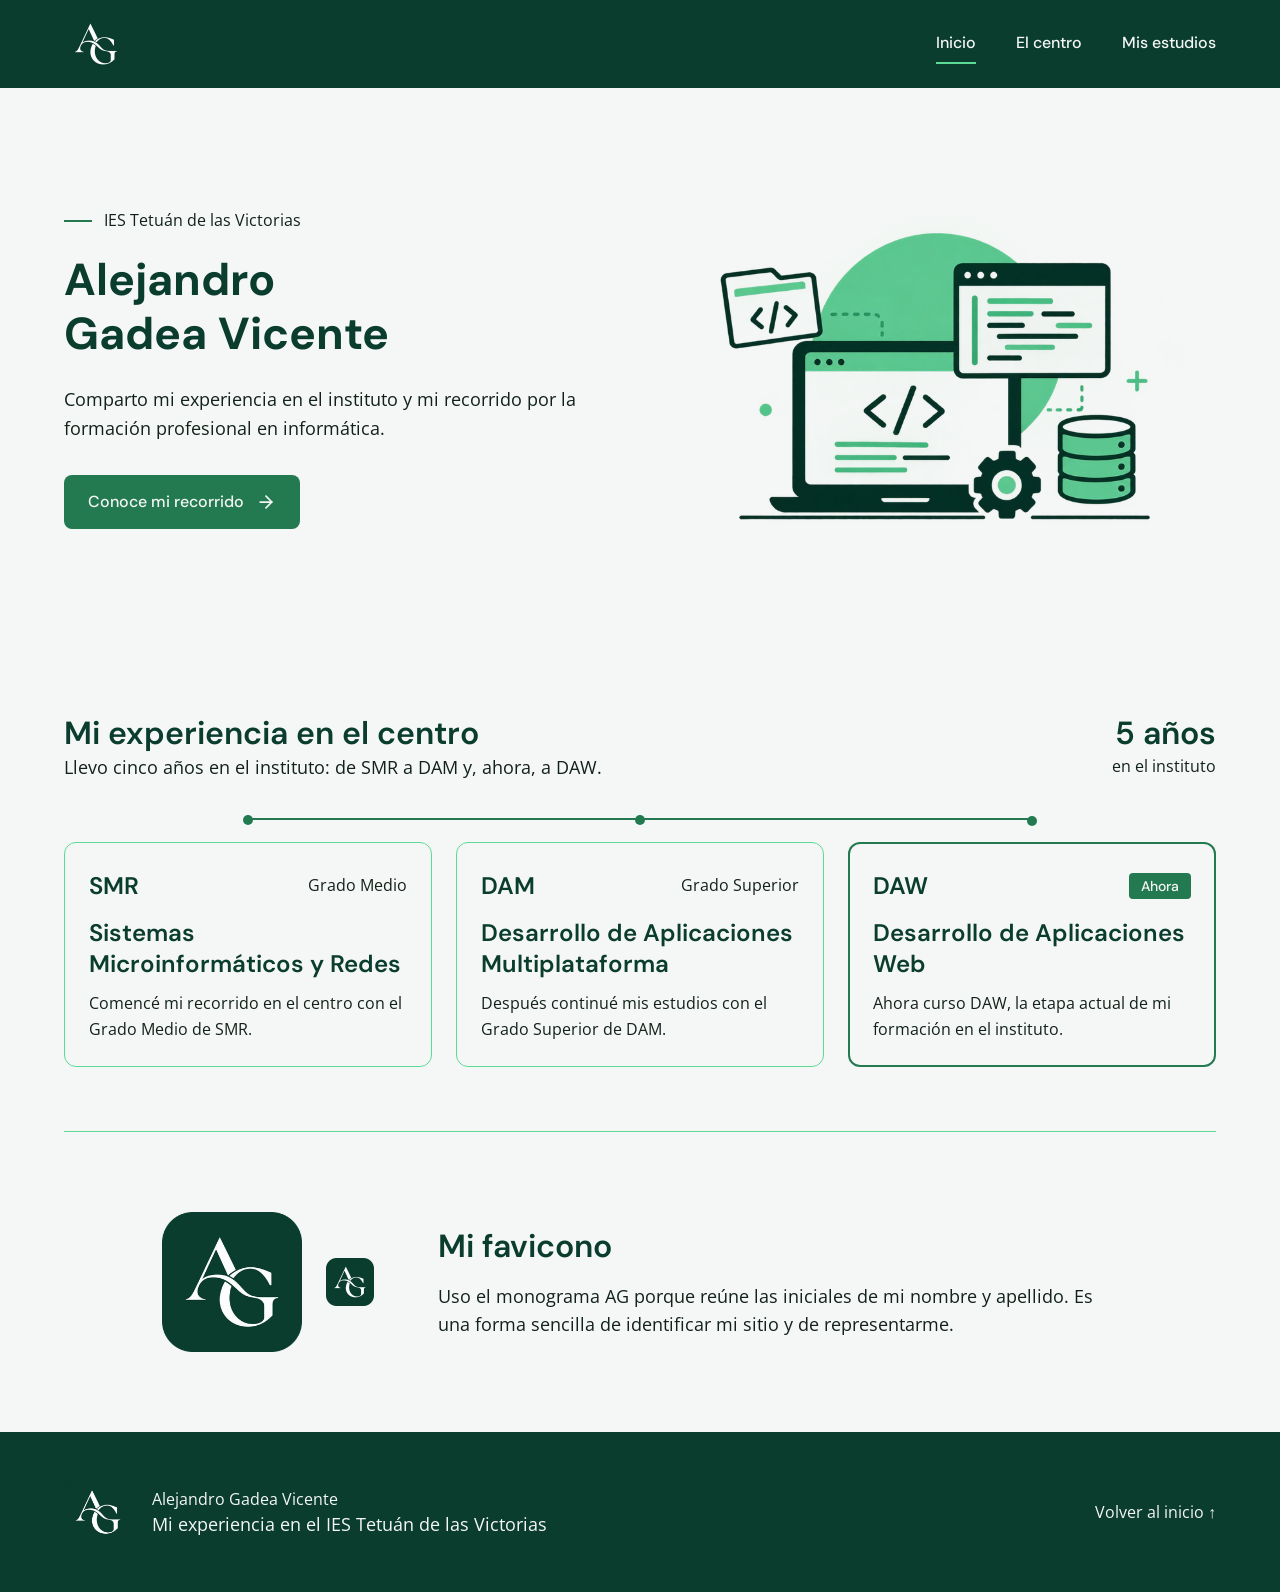
<file: index.html>
<!DOCTYPE html>
<html lang="es">
<head>
  <meta charset="UTF-8">
  <meta name="viewport" content="width=device-width, initial-scale=1">
  <title>Alejandro Gadea Vicente | Inicio</title>
  <meta name="description" content="Mi experiencia en el IES Tetuán de las Victorias: de SMR a DAM y, ahora, a DAW.">

  <!-- Cargar el favicono -->
  <link rel="icon" type="image/png" href="img/favicon.png">

  <!-- Cargar hojas de estilo -->
  <link rel="stylesheet" href="css/base.css">
  <link rel="stylesheet" href="css/inicio.css">
</head>

<body id="top">
  <a class="saltar_contenido" href="#contenido">Saltar al contenido</a>

  <!-- Cabecera con el menú -->
  <header class="cabecera">
    <div class="contenedor cabecera_interior">
      <a class="logo" href="index.html">
        <img src="img/logo-ag.png" width="64" height="64" alt="Alejandro Gadea Vicente">
      </a>

      <nav>
        <ul class="menu">
          <li><a class="activo" href="index.html">Inicio</a></li>
          <li><a href="centro.html">El centro</a></li>
          <li><a href="estudios.html">Mis estudios</a></li>
        </ul>
      </nav>
    </div>
  </header>

  <!-- Contenido principal -->
  <main id="contenido">

    <!-- Presentación -->
    <section class="contenedor hero">
      <div class="hero_texto">
        <p class="etiqueta">IES Tetuán de las Victorias</p>
        <h1>Alejandro<br>Gadea Vicente</h1>
        <p class="hero_intro">Comparto mi experiencia en el instituto y mi recorrido por la formación profesional en informática.</p>
        <a class="boton" href="estudios.html">
          Conoce mi recorrido
          <img src="img/iconos/flecha_blanca.svg" width="20" height="20" alt="">
        </a>
      </div>

      <img class="hero_imagen" src="img/hero-inicio.png" width="900" height="597" alt="Ilustración de presentación del sitio">
    </section>

    <!-- Mi experiencia en el centro -->
    <section class="contenedor bloque">
      <div class="experiencia_cabecera">
        <div>
          <h2>Mi experiencia en el centro</h2>
          <p>Llevo cinco años en el instituto: de SMR a DAM y, ahora, a DAW.</p>
        </div>
        <p class="dato_destacado">
          <strong>5 años</strong>
          <span>en el instituto</span>
        </p>
      </div>

      <!-- Las tres etapas -->
      <ol class="cronologia">
        <li class="tarjeta">
          <div class="tarjeta_cabecera">
            <span class="siglas">SMR</span>
            <span class="nivel">Grado Medio</span>
          </div>
          <h3>Sistemas Microinformáticos y Redes</h3>
          <p>Comencé mi recorrido en el centro con el Grado Medio de SMR.</p>
        </li>

        <li class="tarjeta">
          <div class="tarjeta_cabecera">
            <span class="siglas">DAM</span>
            <span class="nivel">Grado Superior</span>
          </div>
          <h3>Desarrollo de Aplicaciones Multiplataforma</h3>
          <p>Después continué mis estudios con el Grado Superior de DAM.</p>
        </li>

        <li class="tarjeta tarjeta_actual">
          <div class="tarjeta_cabecera">
            <span class="siglas">DAW</span>
            <span class="insignia">Ahora</span>
          </div>
          <h3>Desarrollo de Aplicaciones Web</h3>
          <p>Ahora curso DAW, la etapa actual de mi formación en el instituto.</p>
        </li>
      </ol>
    </section>

    <!-- Mi favicono -->
    <section class="contenedor bloque favicono">
      <div class="favicono_logos">
        <img class="favicono_grande" src="img/logo-ag.png" width="140" height="140" alt="Monograma AG de Alejandro Gadea Vicente">
        <img class="favicono_pequeno" src="img/favicon.png" width="48" height="48" alt="Favicon con el monograma AG">
      </div>

      <div class="favicono_texto">
        <h2>Mi favicono</h2>
        <p>Uso el monograma AG porque reúne las iniciales de mi nombre y apellido. Es una forma sencilla de identificar mi sitio y de representarme.</p>
      </div>
    </section>

  </main>

  <!-- Pie de página -->
  <footer class="pie">
    <div class="contenedor pie_interior">
      <div class="pie_marca">
        <img src="img/logo-ag.png" width="68" height="68" alt="">
        <div>
          <p class="pie_nombre">Alejandro Gadea Vicente</p>
          <p class="pie_lema">Mi experiencia en el IES Tetuán de las Victorias</p>
        </div>
      </div>
      <a href="#top">Volver al inicio ↑</a>
    </div>
  </footer>
</body>
</html>
</file>
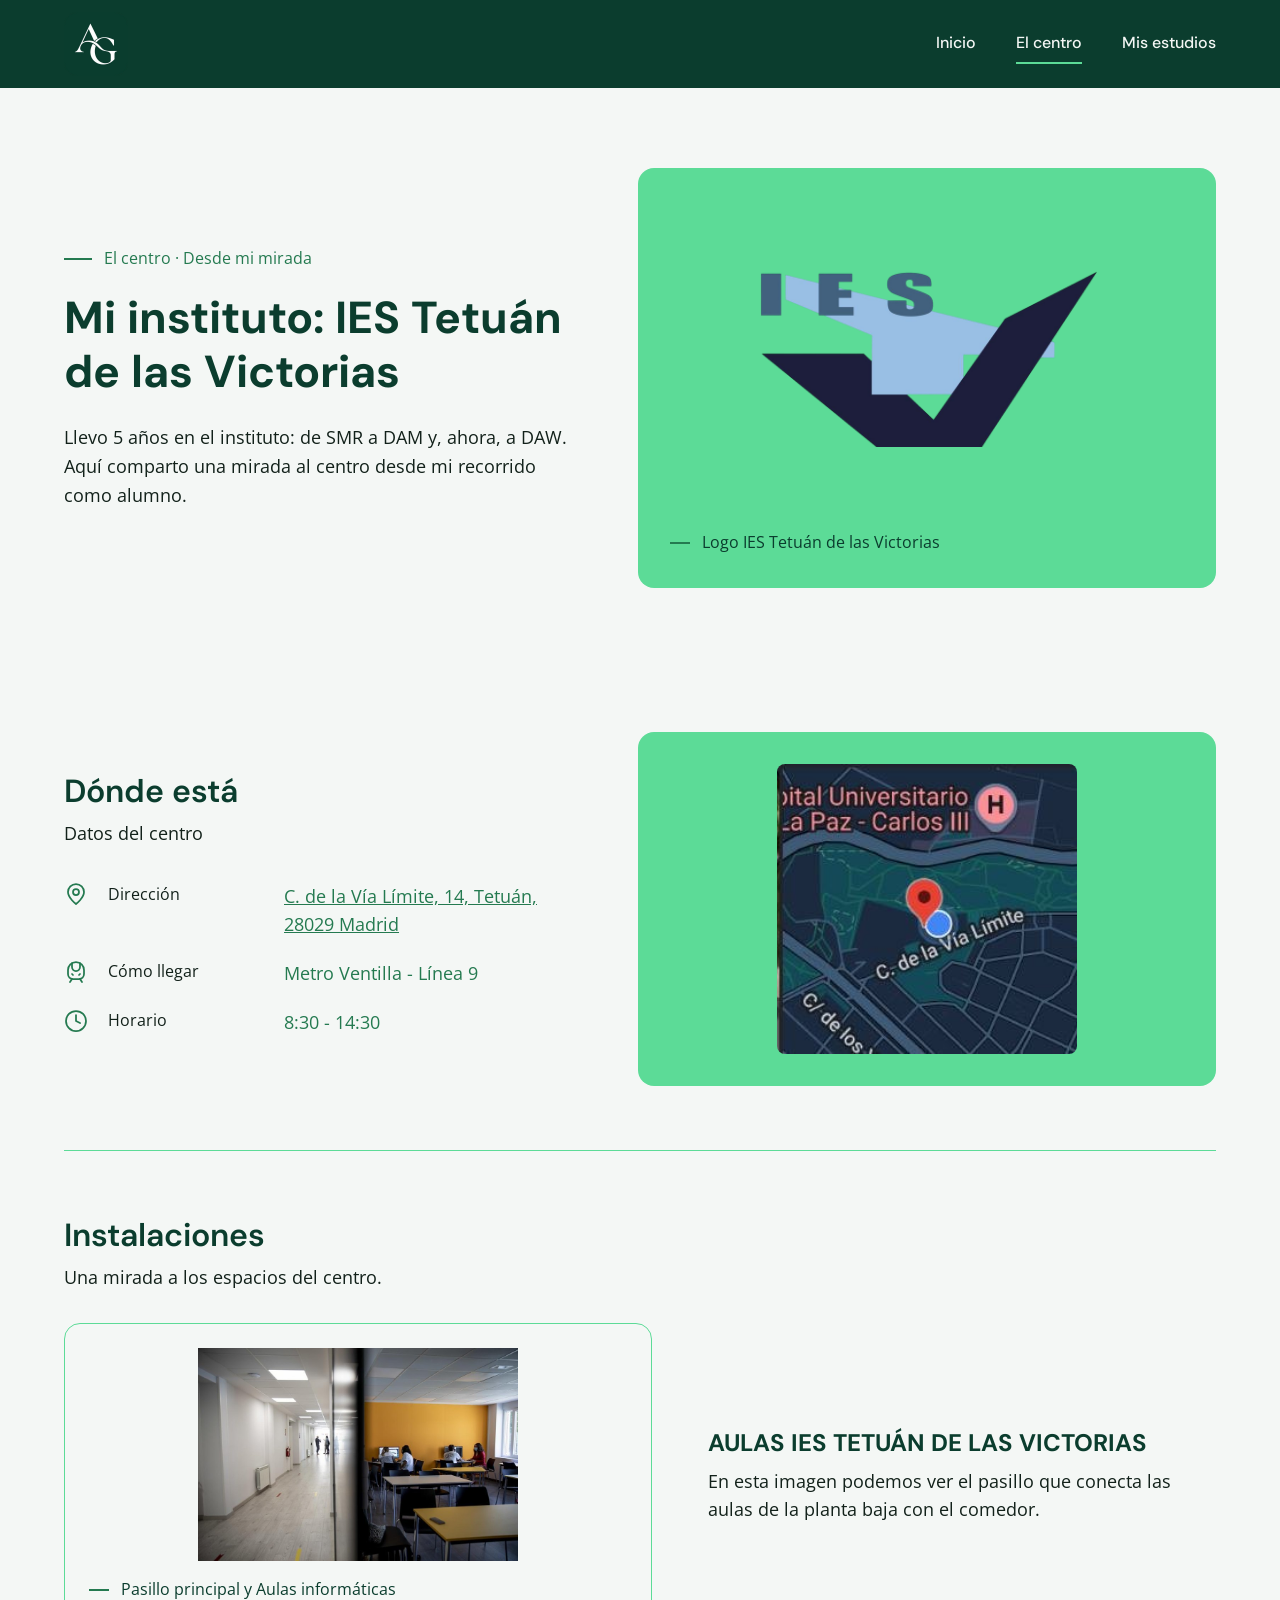
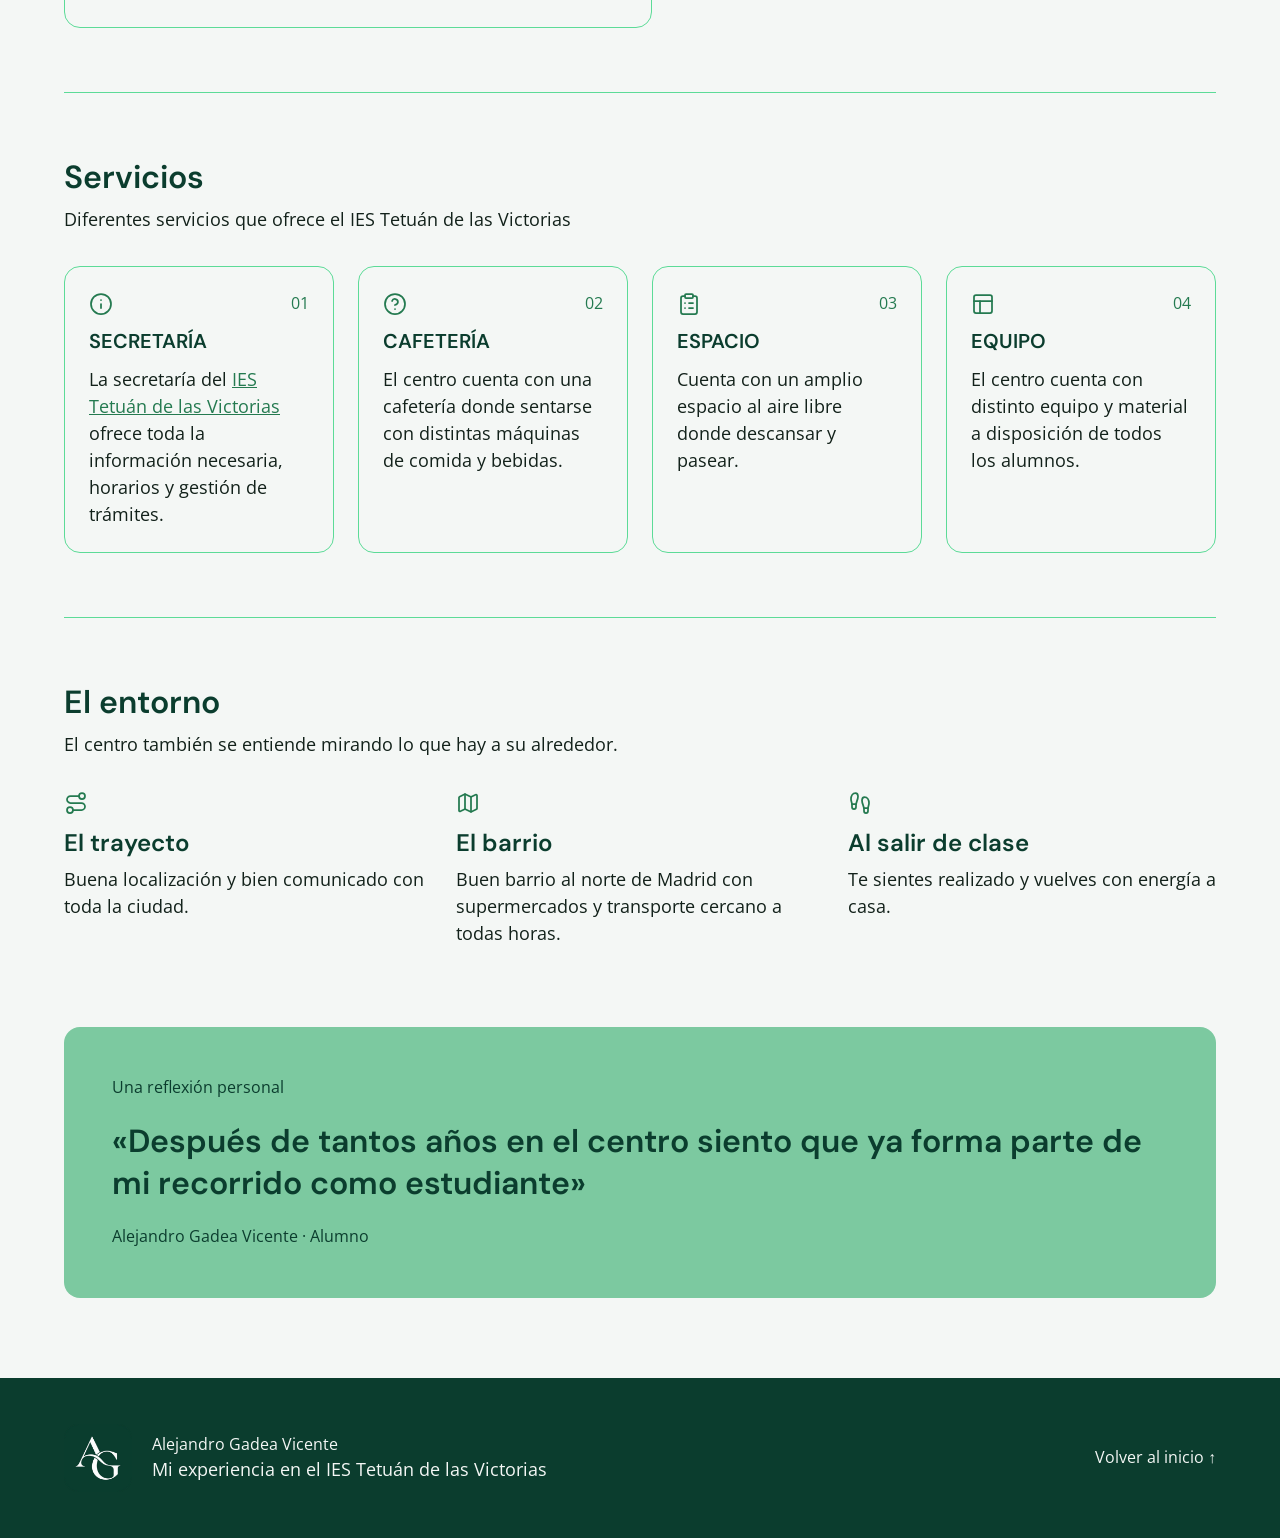
<file: centro.html>
<!DOCTYPE html>
<html lang="es">
<head>
  <meta charset="UTF-8">
  <meta name="viewport" content="width=device-width, initial-scale=1">
  <title>El centro | Mi instituto IES Tetuán de las Victorias</title>
  <meta name="description" content="Dónde está el IES Tetuán de las Victorias, sus instalaciones, servicios y entorno, vistos por un alumno.">

  <!-- Cargar el favicono -->
  <link rel="icon" type="image/png" href="img/favicon.png">

  <!-- Cargar hojas de estilo -->
  <link rel="stylesheet" href="css/base.css">
  <link rel="stylesheet" href="css/centro.css">
</head>

<body id="top">
  <a class="saltar_contenido" href="#contenido">Saltar al contenido</a>

  <!-- Cabecera con el menú -->
  <header class="cabecera">
    <div class="contenedor cabecera_interior">
      <a class="logo" href="index.html">
        <img src="img/logo-ag.png" width="64" height="64" alt="Alejandro Gadea Vicente">
      </a>

      <nav>
        <ul class="menu">
          <li><a href="index.html">Inicio</a></li>
          <li><a class="activo" href="centro.html">El centro</a></li>
          <li><a href="estudios.html">Mis estudios</a></li>
        </ul>
      </nav>
    </div>
  </header>

  <!-- Contenido principal -->
  <main id="contenido">

    <!-- Presentación -->
    <section class="contenedor hero_centro">
      <div class="hero_centro_texto">
        <p class="etiqueta etiqueta_verde">El centro · Desde mi mirada</p>
        <h1>Mi instituto: IES Tetuán de las Victorias</h1>
        <p>Llevo 5 años en el instituto: de SMR a DAM y, ahora, a DAW. Aquí comparto una mirada al centro desde mi recorrido como alumno.</p>
      </div>

      <figure class="panel panel_logo">
        <img src="img/logo-ies.png" width="700" height="368" alt="Logotipo del IES Tetuán de las Victorias">
        <figcaption class="pie_foto">Logo IES Tetuán de las Victorias</figcaption>
      </figure>
    </section>

    <!-- Dónde está -->
    <section class="contenedor bloque donde">
      <div class="donde_datos">
        <h2>Dónde está</h2>
        <p>Datos del centro</p>

        <dl class="datos">
          <div class="datos_fila">
            <dt class="datos_etiqueta">
              <img src="img/iconos/ubicacion.svg" alt="">
              Dirección
            </dt>
            <dd class="datos_valor">
              <address>
                <a href="https://www.google.com/maps/search/?api=1&amp;query=C.+de+la+V%C3%ADa+L%C3%ADmite,+14,+28029+Madrid" target="_blank" rel="noopener noreferrer">C. de la Vía Límite, 14, Tetuán, 28029 Madrid</a>
              </address>
            </dd>
          </div>

          <div class="datos_fila">
            <dt class="datos_etiqueta">
              <img src="img/iconos/metro.svg" alt="">
              Cómo llegar
            </dt>
            <dd class="datos_valor">Metro Ventilla - Línea 9</dd>
          </div>

          <div class="datos_fila">
            <dt class="datos_etiqueta">
              <img src="img/iconos/reloj.svg" alt="">
              Horario
            </dt>
            <dd class="datos_valor">8:30 - 14:30</dd>
          </div>
        </dl>
      </div>

      <div class="panel panel_mapa">
          <img src="img/mapa.jpg" width="261" height="252" alt="Mapa de la ubicación del IES Tetuán de las Victorias">
      </div>
    </section>

    <!-- Instalaciones -->
    <section class="contenedor bloque">
      <h2>Instalaciones</h2>
      <p>Una mirada a los espacios del centro.</p>

      <div class="instalaciones_contenido">
        <figure class="foto_tarjeta">
          <img src="img/pasillo-aulas.jpg" width="900" height="599" alt="Pasillo de acceso a las aulas del instituto">
          <figcaption class="pie_foto">Pasillo principal y Aulas informáticas</figcaption>
        </figure>

        <article class="instalaciones_texto">
          <h3>Aulas IES Tetuán de las Victorias</h3>
          <p>En esta imagen podemos ver el pasillo que conecta las aulas de la planta baja con el comedor.</p>
        </article>
      </div>
    </section>

    <!-- Servicios -->
    <section class="contenedor bloque">
      <h2>Servicios</h2>
      <p>Diferentes servicios que ofrece el IES Tetuán de las Victorias</p>

      <ul class="servicios">
        <li class="servicio">
          <div class="servicio_cabecera">
            <img src="img/iconos/info.svg" alt="">
            <span class="servicio_numero">01</span>
          </div>
          <h3>Secretaría</h3>
          <p>La secretaría del <a href="https://new.iestetuan.es/tramites-y-documentacion/" target="_blank" rel="noopener noreferrer">IES Tetuán de las Victorias</a> ofrece toda la información necesaria, horarios y gestión de trámites.</p>
        </li>

        <li class="servicio">
          <div class="servicio_cabecera">
            <img src="img/iconos/ayuda.svg" alt="">
            <span class="servicio_numero">02</span>
          </div>
          <h3>Cafetería</h3>
          <p>El centro cuenta con una cafetería donde sentarse con distintas máquinas de comida y bebidas.</p>
        </li>

        <li class="servicio">
          <div class="servicio_cabecera">
            <img src="img/iconos/portapapeles.svg" alt="">
            <span class="servicio_numero">03</span>
          </div>
          <h3>Espacio</h3>
          <p>Cuenta con un amplio espacio al aire libre donde descansar y pasear.</p>
        </li>

        <li class="servicio">
          <div class="servicio_cabecera">
            <img src="img/iconos/panel.svg" alt="">
            <span class="servicio_numero">04</span>
          </div>
          <h3>Equipo</h3>
          <p>El centro cuenta con distinto equipo y material a disposición de todos los alumnos.</p>
        </li>
      </ul>
    </section>

    <!-- El entorno, artículos-->
    <section class="contenedor bloque">
      <h2>El entorno</h2>
      <p>El centro también se entiende mirando lo que hay a su alrededor.</p>

      <div class="entorno">
        <article class="entorno_item">
          <img src="img/iconos/ruta.svg" alt="">
          <h3>El trayecto</h3>
          <p>Buena localización y bien comunicado con toda la ciudad.</p>
        </article>

        <article class="entorno_item">
          <img src="img/iconos/mapa.svg" alt="">
          <h3>El barrio</h3>
          <p>Buen barrio al norte de Madrid con supermercados y transporte cercano a todas horas.</p>
        </article>

        <article class="entorno_item">
          <img src="img/iconos/huellas.svg" alt="">
          <h3>Al salir de clase</h3>
          <p>Te sientes realizado y vuelves con energía a casa.</p>
        </article>
      </div>
    </section>

    <!-- Reflexión personal -->
    <section class="contenedor">
      <figure class="cita">
        <p class="cita_etiqueta">Una reflexión personal</p>
        <blockquote>
          <p>«Después de tantos años en el centro siento que ya forma parte de mi recorrido como estudiante»</p>
        </blockquote>
        <figcaption>Alejandro Gadea Vicente · Alumno</figcaption>
      </figure>
    </section>

  </main>

  <!-- Pie de página -->
  <footer class="pie">
    <div class="contenedor pie_interior">
      <div class="pie_marca">
        <img src="img/logo-ag.png" width="68" height="68" alt="">
        <div>
          <p class="pie_nombre">Alejandro Gadea Vicente</p>
          <p class="pie_lema">Mi experiencia en el IES Tetuán de las Victorias</p>
        </div>
      </div>
      <a href="#top">Volver al inicio ↑</a>
    </div>
  </footer>
</body>
</html>
</file>
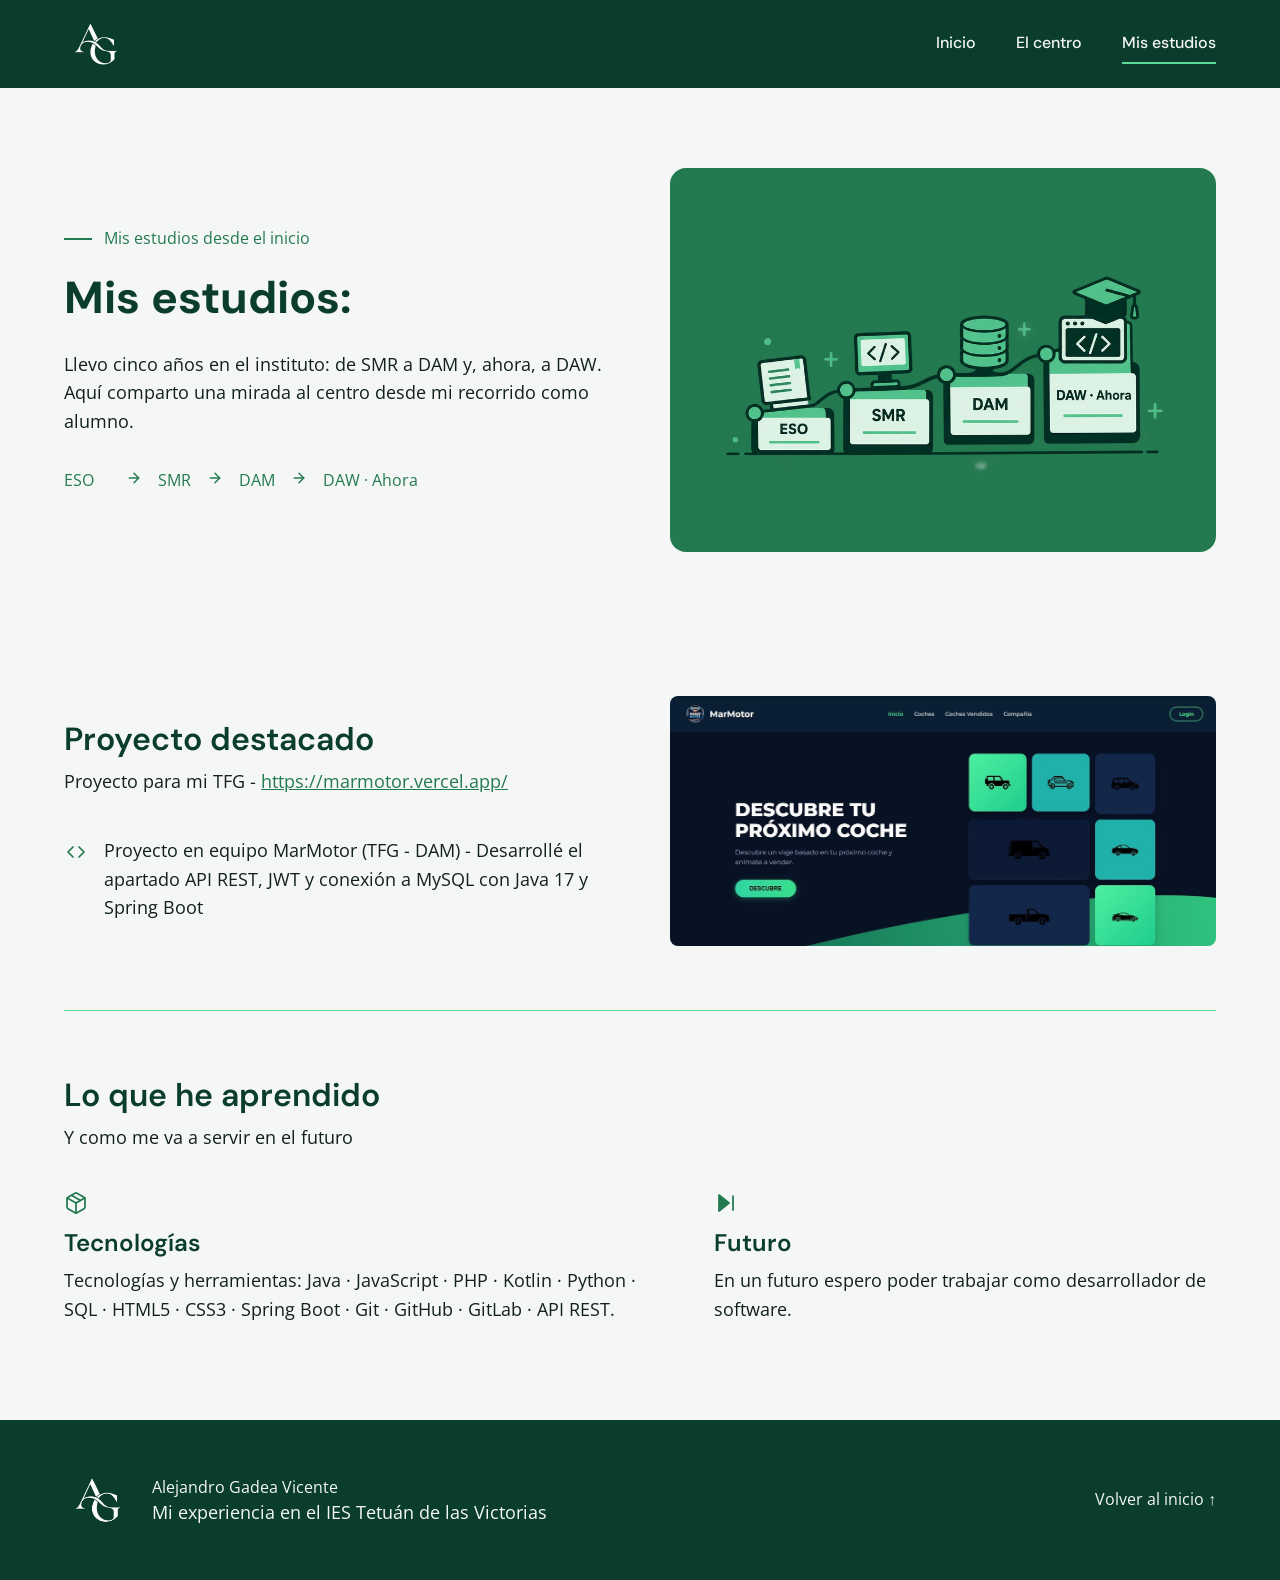
<file: estudios.html>
<!DOCTYPE html>
<html lang="es">
<head>
  <meta charset="UTF-8">
  <meta name="viewport" content="width=device-width, initial-scale=1">
  <title>Mis estudios | Mi instituto IES Tetuán de las Victorias</title>
  <meta name="description" content="Mis estudios en el IES Tetuán de las Victorias: ESO, SMR, DAM y DAW, mi proyecto de TFG y lo que he aprendido.">

  <!-- Cargar el favicono -->
  <link rel="icon" type="image/png" href="img/favicon.png">

  <!-- Cargar hojas de estilo -->
  <link rel="stylesheet" href="css/base.css">
  <link rel="stylesheet" href="css/estudios.css">
</head>

<body id="top">
  <a class="saltar_contenido" href="#contenido">Saltar al contenido</a>

  <!-- Cabecera con el menú -->
  <header class="cabecera">
    <div class="contenedor cabecera_interior">
      <a class="logo" href="index.html">
        <img src="img/logo-ag.png" width="64" height="64" alt="Alejandro Gadea Vicente">
      </a>

      <nav>
        <ul class="menu">
          <li><a href="index.html">Inicio</a></li>
          <li><a href="centro.html">El centro</a></li>
          <li><a class="activo" href="estudios.html">Mis estudios</a></li>
        </ul>
      </nav>
    </div>
  </header>

  <!-- Contenido principal -->
  <main id="contenido">

    <!-- Presentación -->
    <section class="contenedor hero_estudios">
      <div class="hero_estudios_texto">
        <p class="etiqueta etiqueta_verde">Mis estudios desde el inicio</p>
        <h1>Mis estudios:</h1>
        <p>Llevo cinco años en el instituto: de SMR a DAM y, ahora, a DAW. Aquí comparto una mirada al centro desde mi recorrido como alumno.</p>

        <!-- Recorrido de estudios -->
        <ol class="ruta">
          <li>ESO</li>
          <li>SMR</li>
          <li>DAM</li>
          <li>DAW · Ahora</li>
        </ol>
      </div>

      <figure class="panel_estudios">
        <img src="img/hero-estudios.png" width="900" height="597" alt="Ilustración sobre los estudios de informática">
      </figure>
    </section>

    <!-- Proyecto destacado -->
    <section class="contenedor bloque proyecto">
      <div class="proyecto_texto">
        <h2>Proyecto destacado</h2>
        <p>Proyecto para mi TFG - <a href="https://marmotor.vercel.app/" target="_blank" rel="noopener noreferrer">https://marmotor.vercel.app/</a></p>

        <div class="proyecto_detalle">
          <img src="img/iconos/codigo.svg" alt="">
          <p>Proyecto en equipo MarMotor (TFG - DAM) - Desarrollé el apartado API REST, JWT y conexión a MySQL con Java 17 y Spring Boot</p>
        </div>
      </div>

      <a class="proyecto_captura" href="https://marmotor.vercel.app/" target="_blank" rel="noopener noreferrer" aria-label="Abrir el proyecto MarMotor">
        <img src="img/marmotor.jpg" width="1200" height="549" alt="Captura del proyecto MarMotor">
      </a>
    </section>

    <!-- Lo que he aprendido -->
    <section class="contenedor bloque bloque_final">
      <h2>Lo que he aprendido</h2>
      <p>Y como me va a servir en el futuro</p>

      <div class="aprendido">
        <article class="aprendido_item">
          <img src="img/iconos/paquete.svg" alt="">
          <h3>Tecnologías</h3>
          <p>Tecnologías y herramientas: Java · JavaScript · PHP · Kotlin · Python · SQL · HTML5 · CSS3 · Spring Boot · Git · GitHub · GitLab · API REST.</p>
        </article>

        <article class="aprendido_item">
          <img src="img/iconos/futuro.svg" alt="">
          <h3>Futuro</h3>
          <p>En un futuro espero poder trabajar como desarrollador de software.</p>
        </article>
      </div>
    </section>

  </main>

  <!-- Pie de página -->
  <footer class="pie">
    <div class="contenedor pie_interior">
      <div class="pie_marca">
        <img src="img/logo-ag.png" width="68" height="68" alt="">
        <div>
          <p class="pie_nombre">Alejandro Gadea Vicente</p>
          <p class="pie_lema">Mi experiencia en el IES Tetuán de las Victorias</p>
        </div>
      </div>
      <a href="#top">Volver al inicio ↑</a>
    </div>
  </footer>
</body>
</html>
</file>
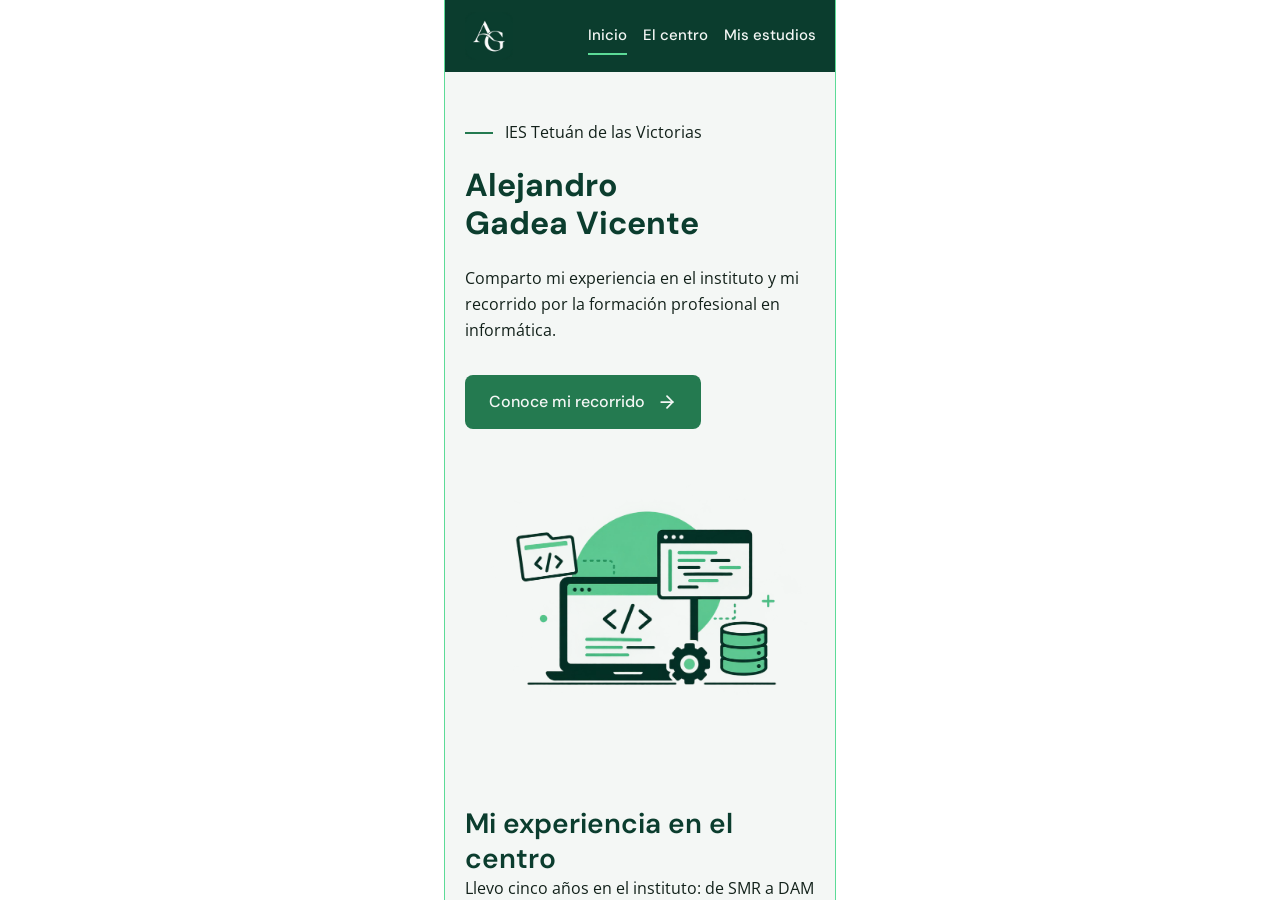
<file: vista_movil.html>
<!DOCTYPE html>
<html lang="en">
<head>
  <meta charset="UTF-8">
  <meta name="viewport" content="width=device-width, initial-scale=1">
  <title>Vista móvil | Mi instituto IES Tetuán de las Victorias</title>

  <!-- Cargar el favicono -->
  <link rel="icon" type="image/png" href="img/favicon.png">

  <!-- Cargar hojas de estilo -->
  <link rel="stylesheet" href="css/vista_movil.css">
</head>

<body>
  <!-- La web con el ancho de un móvil -->
  <iframe class="movil" src="index.html"></iframe>
</body>
</html>
</file>
<file: css/base.css>
/* Estilos que comparten las tres páginas */

/* Cargar las fuentes */
@font-face {
  font-family: "DM Sans";
  src: url("../fonts/dm-sans-latin-wght-normal.woff2") format("woff2");
  font-weight: 100 1000;
}

@font-face {
  font-family: "Open Sans";
  src: url("../fonts/open-sans-latin-wght-normal.woff2") format("woff2");
  font-weight: 300 800;
}

/* Colores y fuentes */
:root {
  --verde_oscuro: #0B3D2E;
  --verde_principal: #247A50;
  --verde_claro: #5CDB97;
  --verde_suave: #7CC9A0;
  --blanco_roto: #F4F7F5;
  --texto: #12211A;
  --fuente_titulos: "DM Sans", Arial, sans-serif;
  --fuente_texto: "Open Sans", Arial, sans-serif;
}

/* Quitar márgenes y rellenos por defecto */
* {
  box-sizing: border-box;
  margin: 0;
  padding: 0;
}

/* Animación: al pulsar "Volver al inicio" la página sube suave */
html {
    scroll-behavior: smooth;
    overscroll-behavior-y: auto;
    background-color: white;
}

body {
    font-family: var(--fuente_texto);
    font-size: 1.125rem;
    line-height: 1.6;
    color: var(--texto);
    background-color: var(--blanco_roto);
    min-height: 100vh;
}

img {
  display: block;
  max-width: 100%;
  height: auto;
}

ul,
ol {
  list-style: none;
}

a {
  color: var(--verde_principal);
}

/* Marco al moverse con el teclado */
a:focus-visible {
  outline: 3px solid var(--verde_claro);
  outline-offset: 3px;
}

/* Títulos */
h1,
h2,
h3 {
  font-family: var(--fuente_titulos);
  color: var(--verde_oscuro);
  font-weight: 600;
}

h1 {
  font-size: 2.8rem;
  font-weight: 700;
  line-height: 1.2;
}

h2 {
  font-size: 2rem;
  line-height: 1.25;
}

h3 {
  font-size: 1.5rem;
  line-height: 1.3;
}

/* Caja central que limita el ancho de la página */
.contenedor {
  width: 90%;
  max-width: 1200px;
  margin: 0 auto;
}

/* Enlace oculto que aparece al pulsar Tab */
.saltar_contenido {
  position: absolute;
  left: 16px;
  top: -80px;
  padding: 8px 16px;
  background-color: var(--verde_claro);
  color: var(--verde_oscuro);
  font-family: var(--fuente_titulos);
  font-weight: 600;
  border-radius: 8px;
  z-index: 10;
}

.saltar_contenido:focus {
  top: 12px;
}

/* Cada sección de la página */
.bloque {
  padding: 64px 0;
}

/* Gestalt: proximidad, la línea separa cada grupo de contenido */
.bloque + .bloque {
  border-top: 1px solid var(--verde_claro);
}

.bloque > h2 + p {
  margin-top: 8px;
}

/* Texto pequeño con una raya delante */
.etiqueta {
  display: flex;
  align-items: center;
  gap: 12px;
  margin-bottom: 20px;
  font-size: 1rem;
}

.etiqueta::before {
  content: "";
  width: 28px;
  height: 2px;
  background-color: var(--verde_principal);
}

.etiqueta_verde {
  color: var(--verde_principal);
}

/* Botón */
.boton {
  display: inline-flex;
  align-items: center;
  gap: 12px;
  padding: 14px 24px;
  font-family: var(--fuente_titulos);
  font-size: 1rem;
  font-weight: 500;
  text-decoration: none;
  color: var(--blanco_roto);
  background-color: var(--verde_principal);
  border-radius: 8px;
  /* Animación: el color cambia en 0.2 segundos */
  transition: 0.2s;
}

.boton img {
  transition: 0.2s;
}

/* Al pasar el ratón el botón se oscurece */
.boton:hover {
  background-color: var(--verde_oscuro);
}

/* Animación: la flecha se mueve 4px a la derecha */
.boton:hover img {
  transform: translateX(4px);
}

/* Gestalt: figura y fondo, el panel verde destaca la imagen */
.panel {
  border-radius: 16px;
  background-color: var(--verde_claro);
}

/* Texto bajo una imagen, con una raya delante */
.pie_foto {
  display: flex;
  align-items: center;
  gap: 12px;
  font-size: 1rem;
  color: var(--verde_oscuro);
}

.pie_foto::before {
  content: "";
  width: 20px;
  height: 2px;
  background-color: var(--verde_principal);
}

/* Cabecera y menú (igual en las tres páginas) */
.cabecera {
  background-color: var(--verde_oscuro);
}

.cabecera_interior {
  display: flex;
  justify-content: space-between;
  align-items: center;
  gap: 24px;
  padding: 12px 0;
}

.logo img {
  width: 64px;
  height: 64px;
}

.menu {
  display: flex;
  gap: 40px;
}

.menu a {
  display: block;
  padding: 6px 0;
  font-family: var(--fuente_titulos);
  font-size: 1rem;
  font-weight: 500;
  text-decoration: none;
  color: var(--blanco_roto);
  border-bottom: 2px solid transparent;
  /* Animación: la raya verde aparece en 0.2 segundos */
  transition: 0.2s;
}

/* Raya verde al pasar el ratón y en la página actual */
.menu a:hover,
.menu a.activo {
  border-bottom-color: var(--verde_claro);
}

/* Pie de página (igual en las tres páginas) */
.pie {
  background-color: var(--verde_oscuro);
  color: var(--blanco_roto);
}

.pie_interior {
  display: flex;
  justify-content: space-between;
  align-items: center;
  gap: 24px;
  padding: 46px 0;
}

.pie_marca {
  display: flex;
  align-items: center;
  gap: 20px;
}

.pie_marca img {
  width: 68px;
  height: 68px;
}

.pie_nombre {
  font-size: 1rem;
  line-height: 1.5;
}

.pie_lema {
  line-height: 1.5;
}

.pie a {
  font-size: 1rem;
  color: var(--blanco_roto);
  text-decoration: none;
}

.pie a:hover {
  text-decoration: underline;
}

/* Tablet */
@media (max-width: 900px) {
  h1 {
    font-size: 2.3rem;
  }

  h2 {
    font-size: 1.75rem;
  }
}

/* Móvil */
@media (max-width: 600px) {
  body {
    font-size: 1rem;
  }

  h1 {
    font-size: 2rem;
  }

  .bloque {
    padding: 48px 0;
  }

  .cabecera_interior {
    gap: 12px;
  }

  .logo img {
    width: 48px;
    height: 48px;
  }

  .menu {
    gap: 16px;
  }

  .menu a {
    font-size: 0.9375rem;
  }

  .pie_interior {
    flex-direction: column;
    align-items: flex-start;
  }
}
</file>
<file: css/inicio.css>
/* Estilos de la página de inicio (index.html) */

/* Presentación: texto a la izquierda e imagen a la derecha */
.hero {
  display: flex;
  align-items: center;
  gap: 48px;
  padding: 88px 0;
}

.hero_texto {
  flex: 1;
}

.hero_texto h1 {
  margin-bottom: 24px;
}

.hero_intro {
  max-width: 540px;
  margin-bottom: 32px;
}

.hero_imagen {
  flex: 1;
  max-width: 580px;
  /* Animación: la imagen sube y baja. Cambia 6s para ir más rápido o más lento */
  animation: flotar 6s ease-in-out infinite;
}

/* Movimiento de la imagen: cambia -8px para que suba más o menos */
@keyframes flotar {
  0% {
    transform: translateY(0);
  }

  50% {
    transform: translateY(-8px);
  }

  100% {
    transform: translateY(0);
  }
}

/* Experiencia en el centro */
.experiencia_cabecera {
  display: flex;
  justify-content: space-between;
  align-items: flex-start;
  gap: 24px;
}

.dato_destacado {
  text-align: right;
  line-height: 1.3;
}

.dato_destacado strong {
  display: block;
  font-family: var(--fuente_titulos);
  font-size: 2rem;
  font-weight: 600;
  color: var(--verde_oscuro);
}

.dato_destacado span {
  font-size: 1rem;
}

/* Las tres tarjetas unidas por una línea */
.cronologia {
  position: relative;
  display: flex;
  gap: 24px;
  margin-top: 32px;
  padding-top: 28px;
}

/* Gestalt: continuidad, la línea une las tres etapas */
.cronologia::before {
  content: "";
  position: absolute;
  top: 4px;
  left: 16%;
  right: 16%;
  height: 2px;
  background-color: var(--verde_principal);
}

/* Gestalt: semejanza, las tres tarjetas son iguales */
.tarjeta {
  position: relative;
  flex: 1;
  display: flex;
  flex-direction: column;
  gap: 12px;
  padding: 24px;
  background-color: var(--blanco_roto);
  border: 1px solid var(--verde_claro);
  border-radius: 12px;
  /* Animación: la tarjeta se mueve en 0.2 segundos */
  transition: 0.2s;
}

/* Punto sobre cada tarjeta */
.tarjeta::before {
  content: "";
  position: absolute;
  top: -28px;
  left: 50%;
  margin-left: -5px;
  width: 10px;
  height: 10px;
  background-color: var(--verde_principal);
  border-radius: 50%;
}

/* Animación: al pasar el ratón la tarjeta sube 4px */
.tarjeta:hover {
  transform: translateY(-4px);
  border-color: var(--verde_principal);
}

/* Tarjeta de la etapa actual (borde más grueso) */
.tarjeta_actual {
  border: 2px solid var(--verde_principal);
  padding: 23px;
}

.tarjeta_cabecera {
  display: flex;
  justify-content: space-between;
  align-items: center;
}

.siglas {
  font-family: var(--fuente_titulos);
  font-size: 1.5rem;
  font-weight: 600;
  color: var(--verde_oscuro);
}

.nivel {
  font-size: 1rem;
}

/* Etiqueta "Ahora" */
.insignia {
  padding: 2px 12px;
  font-family: var(--fuente_titulos);
  font-size: 0.875rem;
  font-weight: 500;
  color: var(--blanco_roto);
  background-color: var(--verde_principal);
  border-radius: 4px;
}

.tarjeta p {
  font-size: 1rem;
}

/* Mi favicono */
.favicono {
  display: flex;
  justify-content: center;
  align-items: center;
  gap: 64px;
  padding: 80px 0;
}

.favicono_logos {
  display: flex;
  align-items: center;
  gap: 24px;
}

.favicono_grande {
  width: 140px;
  height: 140px;
}

.favicono_pequeno {
  width: 48px;
  height: 48px;
}

.favicono_texto {
  max-width: 680px;
}

.favicono_texto h2 {
  margin-bottom: 16px;
}

/* Tablet */
@media (max-width: 900px) {
  .hero {
    flex-direction: column;
    padding: 64px 0;
  }

  .hero_texto,
  .hero_imagen {
    flex: none;
  }

  .hero_imagen {
    width: 100%;
    max-width: 480px;
  }

  /* Las tarjetas pasan a una columna y se quita la línea */
  .cronologia {
    flex-direction: column;
    padding-top: 0;
  }

  .cronologia::before,
  .tarjeta::before {
    display: none;
  }

  .favicono {
    flex-direction: column;
    text-align: center;
    gap: 32px;
  }
}

/* Móvil */
@media (max-width: 600px) {
  .hero {
    padding: 48px 0;
  }

  .experiencia_cabecera {
    flex-direction: column;
  }

  .dato_destacado {
    text-align: left;
  }
}
</file>
<file: css/centro.css>
/* Estilos de la página El centro (centro.html) */

/* Presentación: texto a la izquierda y logo a la derecha */
.hero_centro {
  display: flex; /* FLEXBOX */
  align-items: center;
  gap: 60px;
  padding: 80px 0;
}

.hero_centro_texto {
  flex: 1;
}

.hero_centro_texto h1 {
  margin-bottom: 24px;
}

.hero_centro_texto p {
  max-width: 560px;
}

/* Panel verde con el logo */
.panel_logo {
  flex: 1;
  display: flex; /* FLEXBOX */
  flex-direction: column;
  justify-content: space-between;
  gap: 16px;
  min-height: 420px;
  padding: 32px;
}

.panel_logo img {
  width: 340px;
  max-width: 100%;
  margin: auto;
}

/* Dónde está: datos a la izquierda y mapa a la derecha */
.donde {
  display: flex; /* FLEXBOX */
  align-items: center;
  gap: 60px;
}

.donde_datos {
  flex: 1;
}

.donde_datos h2 {
  margin-bottom: 8px;
}

.datos {
  margin-top: 24px;
}

/* Cada fila: etiqueta a la izquierda y valor a la derecha */
.datos_fila {
  display: flex; /* FLEXBOX */
  align-items: flex-start;
  padding: 10px 0;
}

.datos_etiqueta {
  display: flex; /* FLEXBOX */
  align-items: center;
  width: 220px;
  gap: 20px;
  font-size: 1rem;
}

.datos_etiqueta img {
  width: 24px;
  height: 24px;
}

.datos_valor {
  flex: 1;
  color: var(--verde_principal);
}

.datos_valor address {
  font-style: normal;
}

/* Panel verde con el mapa */
.panel_mapa {
  flex: 1;
  display: flex; /* FLEXBOX */
  justify-content: center;
  align-items: center;
  min-height: 340px;
  padding: 32px;
}

.panel_mapa img {
  width: 300px;
  max-width: 100%;
  border-radius: 8px;
}

/* Instalaciones: foto a la izquierda y texto a la derecha */
.instalaciones_contenido {
  display: flex; /* FLEXBOX */
  align-items: center;
  gap: 56px;
  margin-top: 32px;
}

.foto_tarjeta {
  display: flex; /* FLEXBOX */
  flex-direction: column;
  width: 588px;
  gap: 16px;
  padding: 24px;
  border: 1px solid var(--verde_claro);
  border-radius: 16px;
}

.foto_tarjeta img {
  width: 320px;
  max-width: 100%;
  margin: 0 auto;
}

.instalaciones_texto {
  flex: 1;
}

.instalaciones_texto h3 {
  margin-bottom: 8px;
  font-weight: 700;
  text-transform: uppercase;
}

/* Servicios: 4 tarjetas en fila (si no caben, bajan a la línea siguiente con wrap) */
.servicios {
  display: flex; /* FLEXBOX */
  flex-wrap: wrap;
  gap: 24px;
  margin-top: 32px;
}

/* Gestalt: semejanza, las 4 tarjetas son iguales */
.servicio {
  flex: 1;
  min-width: 240px;
  display: flex; /* FLEXBOX */
  flex-direction: column;
  gap: 12px;
  padding: 24px;
  border: 1px solid var(--verde_claro);
  border-radius: 16px;
  /* Animación: la tarjeta se mueve en 0.2 segundos */
  transition: 0.2s;
}

/* Animación: al pasar el ratón la tarjeta sube 4px */
.servicio:hover {
  transform: translateY(-4px);
  border-color: var(--verde_principal);
}

.servicio_cabecera {
  display: flex; /* FLEXBOX */
  justify-content: space-between;
  align-items: center;
}

.servicio_cabecera img {
  width: 24px;
  height: 24px;
}

.servicio_numero {
  font-size: 1rem;
  color: var(--verde_principal);
}

.servicio h3 {
  font-size: 1.25rem;
  text-transform: uppercase;
}

.servicio p {
  font-size: 1.125rem;
  line-height: 1.5;
}

/* El entorno: 3 columnas */
.entorno {
  display: flex; /* FLEXBOX */
  flex-wrap: wrap;
  gap: 32px 24px;
  margin-top: 32px;
}

.entorno_item {
  flex: 1;
  min-width: 260px;
}

.entorno_item img {
  width: 24px;
  height: 24px;
  margin-bottom: 12px;
}

.entorno_item h3 {
  margin-bottom: 8px;
}

.entorno_item p {
  font-size: 1.125rem;
  line-height: 1.5;
}

/* Reflexión personal */
.cita {
  display: flex; /* FLEXBOX */
  flex-direction: column;
  gap: 20px;
  margin: 16px 0 80px 0;
  padding: 48px;
  color: var(--verde_oscuro);
  background-color: var(--verde_suave);
  border-radius: 16px;
}

.cita_etiqueta,
.cita figcaption {
  font-size: 1rem;
}

.cita blockquote p {
  font-family: var(--fuente_titulos);
  font-size: 2rem;
  font-weight: 600;
  line-height: 1.3;
}

/* Tablet */
@media (max-width: 900px) {
  /* Las columnas pasan a filas (una debajo de otra) */
  .hero_centro,
  .donde,
  .instalaciones_contenido {
    flex-direction: column;
    align-items: stretch;
    gap: 32px;
  }

  .hero_centro {
    padding: 48px 0;
  }

  .hero_centro_texto,
  .panel_logo,
  .donde_datos,
  .panel_mapa,
  .instalaciones_texto {
    flex: none;
  }

  .foto_tarjeta {
    width: auto;
  }

  .cita {
    padding: 32px;
  }

  .cita blockquote p {
    font-size: 1.5rem;
  }
}

/* Móvil */
@media (max-width: 600px) {
  .datos_fila {
    flex-direction: column;
    gap: 4px;
  }

  .datos_etiqueta {
    width: auto;
  }

  .datos_valor {
    padding-left: 44px;
  }

  .panel_logo,
  .panel_mapa {
    min-height: 0;
  }

  .cita {
    padding: 24px;
  }
}
</file>
<file: css/estudios.css>
/* Estilos de la página Mis estudios (estudios.html) */

/* Presentación: texto a la izquierda e imagen a la derecha */
.hero_estudios {
  display: grid; /* GRID */
  grid-template-columns: 1fr 1fr;
  align-items: center;
  gap: 60px;
  padding: 80px 0;
}

.hero_estudios_texto h1 {
  margin-bottom: 24px;
}

.hero_estudios_texto > p {
  max-width: 580px;
}

/* Recorrido ESO, SMR, DAM y DAW */
.ruta {
  display: grid; /* GRID */
  grid-template-columns: repeat(4, auto);
  justify-content: start;
  align-items: center;
  gap: 12px 16px;
  margin-top: 32px;
  font-size: 1rem;
  color: var(--verde_principal);
}

.ruta li {
  display: grid; /* GRID */
  grid-template-columns: auto auto;
  align-items: center;
  gap: 16px;
}

/* Gestalt: continuidad, la flecha lleva la vista al siguiente estudio */
.ruta li + li::before {
  content: url("../img/iconos/flecha.svg");
}

/* Panel verde con la ilustración */
.panel_estudios {
  display: grid; /* GRID */
  place-items: center;
  padding: 32px;
  background-color: var(--verde_principal);
  border-radius: 16px;
}

/* Proyecto destacado: texto a la izquierda y captura a la derecha */
.proyecto {
  display: grid; /* GRID */
  grid-template-columns: 1fr 1fr;
  align-items: center;
  gap: 60px;
}

.proyecto_texto h2 {
  margin-bottom: 8px;
}

/* Icono pequeño a la izquierda y texto a la derecha */
.proyecto_detalle {
  display: grid; /* GRID */
  grid-template-columns: 24px 1fr;
  align-items: start;
  gap: 16px;
  margin-top: 40px;
}

.proyecto_detalle img {
  width: 24px;
  height: 24px;
  margin-top: 4px;
}

.proyecto_captura {
  display: block;
  border-radius: 8px;
  overflow: hidden;

  /* Animación: la captura se mueve en 0.2 segundos */
  transition: 0.2s;
}

/* Animación: al pasar el ratón la captura sube 4px */
.proyecto_captura:hover {
  transform: translateY(-4px);
}

.proyecto_captura img {
  width: 100%;
}

/* Lo que he aprendido: dos columnas */
.aprendido {
  display: grid; /* GRID */
  grid-template-columns: 1.2fr 1fr;
  gap: 48px;
  margin-top: 40px;
}

.aprendido_item img {
  width: 24px;
  height: 24px;
  margin-bottom: 12px;
}

.aprendido_item h3 {
  margin-bottom: 8px;
}

/* Más espacio antes del pie de página */
.bloque_final {
  padding-bottom: 96px;
}

/* Tablet y móvil: una sola columna */
@media (max-width: 900px) {
  .hero_estudios,
  .proyecto,
  .aprendido {
    grid-template-columns: 1fr;
    gap: 32px;
  }

  .ruta {
    grid-template-columns: repeat(2, auto);
  }

  .hero_estudios {
    padding: 48px 0;
  }
}

@media (max-width: 480px) {
  .ruta {
    grid-template-columns: 1fr;
  }
}
</file>
<file: css/vista_movil.css>
/* Estilos de la página Vista móvil (vista_movil.html) */

/* Quitar márgenes por defecto */
* {
  margin: 0;
  padding: 0;
}

/* La web con el ancho de un móvil (390px) y centrada */
.movil {
  display: block;
  width: 390px;
  height: 100vh;
  margin: 0 auto;
  border: none;
  border-left: 1px solid #5CDB97;
  border-right: 1px solid #5CDB97;
}
</file>
